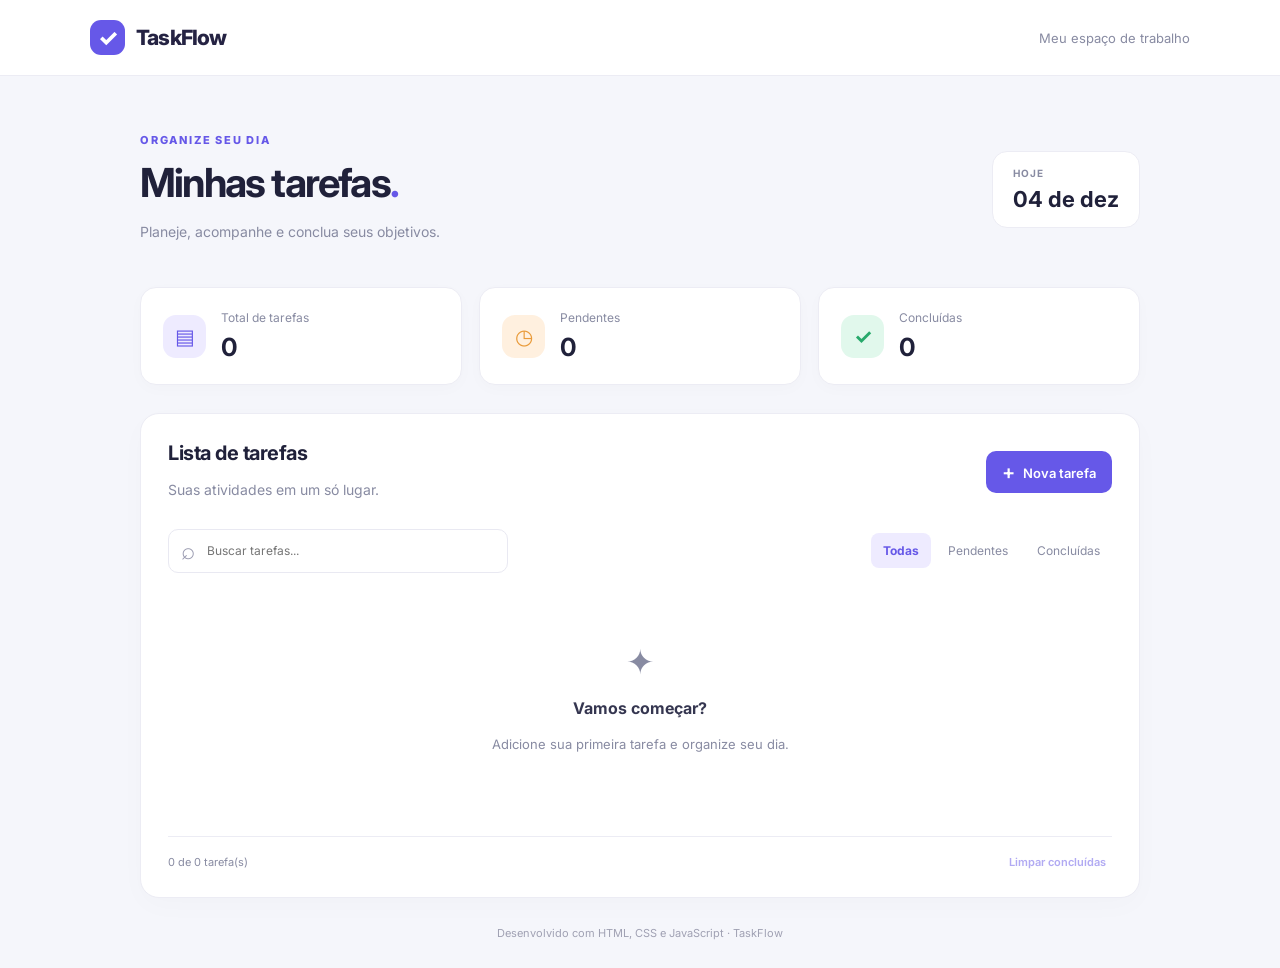
<file: index.html>
<!DOCTYPE html>
<html lang="pt-BR">
<head>
  <meta charset="UTF-8">
  <meta name="viewport" content="width=device-width, initial-scale=1.0">
  <meta name="description" content="TaskFlow: gerencie tarefas, prioridades e prazos em um só lugar.">
  <title>TaskFlow | Gerenciador de Tarefas</title>
  <link rel="stylesheet" href="style.css">
  <script src="script.js" defer></script>
</head>
<body>
  <div class="app">
    <header class="topbar">
      <a class="brand" href="#" aria-label="TaskFlow, início">
        <span class="brand-icon">✓</span>
        <span>TaskFlow</span>
      </a>
      <span class="topbar-label">Meu espaço de trabalho</span>
    </header>

    <main class="container">
      <section class="welcome">
        <div>
          <p class="eyebrow">ORGANIZE SEU DIA</p>
          <h1>Minhas tarefas<span class="accent">.</span></h1>
          <p class="subtitle">Planeje, acompanhe e conclua seus objetivos.</p>
        </div>
        <div class="date-card">
          <span>HOJE</span>
          <strong id="today"></strong>
        </div>
      </section>

      <section class="stats" aria-label="Resumo das tarefas">
        <article class="stat-card">
          <span class="stat-icon purple">▤</span>
          <div><p>Total de tarefas</p><strong id="totalCount">0</strong></div>
        </article>
        <article class="stat-card">
          <span class="stat-icon orange">◷</span>
          <div><p>Pendentes</p><strong id="pendingCount">0</strong></div>
        </article>
        <article class="stat-card">
          <span class="stat-icon green">✓</span>
          <div><p>Concluídas</p><strong id="completedCount">0</strong></div>
        </article>
      </section>

      <section class="workspace">
        <div class="section-heading">
          <div>
            <h2>Lista de tarefas</h2>
            <p>Suas atividades em um só lugar.</p>
          </div>
          <button class="primary-button" id="newTaskButton" type="button">
            <span>+</span> Nova tarefa
          </button>
        </div>

        <form id="taskForm" class="task-form" hidden>
          <h3 id="formTitle">Adicionar tarefa</h3>
          <label for="taskTitle">Título</label>
          <input id="taskTitle" type="text" maxlength="100"
            placeholder="Ex.: Estudar JavaScript" required>

          <label for="taskDescription">Descrição</label>
          <textarea id="taskDescription" maxlength="500" rows="3"
            placeholder="Descreva sua tarefa (opcional)"></textarea>

          <div class="form-row">
            <div>
              <label for="taskPriority">Prioridade</label>
              <select id="taskPriority">
                <option value="low">Baixa</option>
                <option value="medium" selected>Média</option>
                <option value="high">Alta</option>
              </select>
            </div>
            <div>
              <label for="taskDate">Prazo</label>
              <input id="taskDate" type="date">
            </div>
          </div>

          <div class="form-actions">
            <button type="button" class="secondary-button" id="cancelButton">
              Cancelar
            </button>
            <button type="submit" class="primary-button" id="saveButton">
              Salvar tarefa
            </button>
          </div>
        </form>

        <div class="toolbar">
          <label class="search-box">
            <span aria-hidden="true">⌕</span>
            <input id="searchInput" type="search"
              placeholder="Buscar tarefas..." aria-label="Buscar tarefas">
          </label>
          <div class="filters" role="group" aria-label="Filtrar tarefas">
            <button type="button" class="filter-button active" data-filter="all">
              Todas
            </button>
            <button type="button" class="filter-button" data-filter="pending">
              Pendentes
            </button>
            <button type="button" class="filter-button" data-filter="completed">
              Concluídas
            </button>
          </div>
        </div>

        <div class="task-list" id="taskList" aria-live="polite"></div>

        <footer class="list-footer">
          <span id="listSummary">Nenhuma tarefa cadastrada</span>
          <button type="button" id="clearCompleted" class="text-button">
            Limpar concluídas
          </button>
        </footer>
      </section>

      <footer class="app-footer">
        Desenvolvido com HTML, CSS e JavaScript · TaskFlow
      </footer>
    </main>
  </div>
</body>
</html>
</file>
<file: style.css>
@import url('https://fonts.googleapis.com/css2?family=Inter:wght@400;500;600;700;800&display=swap');

:root {
  font-family: 'Inter', sans-serif;
  color: #20213a;
  background: #f5f6fb;
  font-synthesis: none;
  text-rendering: optimizeLegibility;
  --primary: #6658e8;
  --primary-dark: #5043ce;
  --muted: #888ba2;
  --border: #ececf4;
}

* {
  box-sizing: border-box;
}

body {
  margin: 0;
  min-width: 320px;
}

button, input, textarea, select {
  font: inherit;
}

button {
  cursor: pointer;
}

button:focus-visible, input:focus-visible,
textarea:focus-visible, select:focus-visible {
  outline: 3px solid #c6c0ff;
  outline-offset: 2px;
}

.app {
  min-height: 100vh;
}

.topbar {
  height: 76px;
  background: #fff;
  border-bottom: 1px solid var(--border);
  display: flex;
  align-items: center;
  justify-content: space-between;
  padding: 0 max(calc((100% - 1100px) / 2), 24px);
}

.brand {
  display: flex;
  align-items: center;
  gap: 11px;
  color: #252343;
  text-decoration: none;
  font-size: 21px;
  font-weight: 800;
  letter-spacing: -0.8px;
}

.brand-icon {
  width: 35px;
  height: 35px;
  border-radius: 11px;
  display: grid;
  place-items: center;
  background: var(--primary);
  color: white;
  font-size: 23px;
}

.topbar-label {
  color: var(--muted);
  font-size: 13px;
}

.container {
  width: min(100% - 40px, 1000px);
  margin: 0 auto;
}

.welcome {
  display: flex;
  justify-content: space-between;
  align-items: center;
  gap: 20px;
  padding: 46px 0 30px;
}

.eyebrow {
  color: var(--primary);
  font-size: 11px;
  font-weight: 800;
  letter-spacing: 1.8px;
}

h1 {
  margin: 9px 0;
  font-size: clamp(30px, 5vw, 40px);
  letter-spacing: -1.8px;
}

.accent {
  color: var(--primary);
}

.subtitle, .section-heading p {
  color: var(--muted);
  font-size: 14px;
  line-height: 1.6;
}

.date-card {
  min-width: 112px;
  padding: 15px 20px;
  background: #fff;
  border: 1px solid var(--border);
  border-radius: 15px;
  display: grid;
  gap: 7px;
}

.date-card span {
  color: var(--muted);
  font-size: 10px;
  font-weight: 700;
  letter-spacing: 1px;
}

.date-card strong {
  font-size: 22px;
}

.stats {
  display: grid;
  grid-template-columns: repeat(3, 1fr);
  gap: 17px;
  margin-bottom: 28px;
}

.stat-card {
  display: flex;
  align-items: center;
  gap: 15px;
  background: white;
  border: 1px solid var(--border);
  border-radius: 16px;
  padding: 22px;
  box-shadow: 0 4px 16px #24204405;
}

.stat-icon {
  width: 43px;
  height: 43px;
  border-radius: 13px;
  display: grid;
  place-items: center;
  font-size: 21px;
  font-weight: 700;
}

.purple { background: #eeebff; color: #6658e8; }
.orange { background: #fff0df; color: #e99a39; }
.green { background: #e1f8ec; color: #27a96b; }

.stat-card p {
  margin: 0 0 7px;
  color: var(--muted);
  font-size: 12px;
}

.stat-card strong {
  font-size: 25px;
}

.workspace {
  background: white;
  border: 1px solid var(--border);
  border-radius: 19px;
  padding: 27px;
  box-shadow: 0 8px 28px #24204405;
}

.section-heading {
  display: flex;
  align-items: center;
  justify-content: space-between;
  gap: 15px;
}

.section-heading h2 {
  margin: 0;
  font-size: 20px;
  letter-spacing: -0.5px;
}

.section-heading p {
  margin-bottom: 0;
}

.primary-button, .secondary-button {
  min-height: 42px;
  border: 0;
  border-radius: 10px;
  padding: 0 16px;
  font-size: 13px;
  font-weight: 600;
  transition: background 0.2s, transform 0.2s;
}

.primary-button {
  color: white;
  background: var(--primary);
}

.primary-button:hover {
  background: var(--primary-dark);
  transform: translateY(-1px);
}

.primary-button span {
  font-size: 20px;
  margin-right: 5px;
  vertical-align: -1px;
}

.secondary-button {
  color: #555670;
  background: #f1f1f8;
}

.secondary-button:hover {
  background: #e7e7f2;
}

.task-form {
  margin-top: 24px;
  padding: 22px;
  background: #fafaff;
  border: 1px solid #e9e7ff;
  border-radius: 14px;
}

.task-form[hidden] {
  display: none;
}

.task-form h3 {
  margin: 0 0 20px;
  font-size: 17px;
}

.task-form label {
  display: block;
  margin: 15px 0 7px;
  font-size: 12px;
  font-weight: 600;
}

.task-form input, .task-form textarea,
.task-form select {
  width: 100%;
  border: 1px solid #e4e4ef;
  border-radius: 9px;
  background: white;
  padding: 12px;
  color: #25253e;
}

.task-form textarea {
  resize: vertical;
}

.task-form input:focus, .task-form textarea:focus,
.task-form select:focus {
  border-color: var(--primary);
  outline: none;
}

.form-row {
  display: grid;
  grid-template-columns: 1fr 1fr;
  gap: 16px;
}

.form-actions {
  display: flex;
  justify-content: flex-end;
  gap: 10px;
  margin-top: 22px;
}

.toolbar {
  display: flex;
  align-items: center;
  justify-content: space-between;
  gap: 15px;
  margin: 27px 0 20px;
  flex-wrap: wrap;
}

.search-box {
  display: flex;
  align-items: center;
  gap: 10px;
  flex: 1;
  min-width: 180px;
  max-width: 340px;
  padding: 0 12px;
  border: 1px solid #e9e9f2;
  border-radius: 10px;
  color: #9a9bb0;
}

.search-box span {
  font-size: 24px;
}

.search-box input {
  width: 100%;
  height: 42px;
  border: none;
  outline: none;
  background: transparent;
  color: #25253e;
  font-size: 12px;
}

.filters {
  display: flex;
  gap: 5px;
  flex-wrap: wrap;
}

.filter-button {
  border: 0;
  border-radius: 8px;
  background: transparent;
  color: #888ba2;
  padding: 10px 12px;
  font-size: 12px;
}

.filter-button:hover {
  background: #f5f4ff;
}

.filter-button.active {
  background: #eeebff;
  color: var(--primary);
  font-weight: 700;
}

.task-list {
  display: grid;
  gap: 11px;
}

.task-item {
  display: flex;
  align-items: flex-start;
  gap: 13px;
  padding: 17px;
  border: 1px solid #ededf5;
  border-radius: 12px;
  transition: border-color 0.2s, background 0.2s;
}

.task-item:hover {
  border-color: #d9d5ff;
}

.task-item.is-completed {
  background: #fafafa;
}

.task-check {
  width: 19px;
  height: 19px;
  margin-top: 2px;
  flex-shrink: 0;
  accent-color: var(--primary);
  cursor: pointer;
}

.task-content {
  flex: 1;
  min-width: 0;
}

.task-title {
  margin: 0;
  font-size: 14px;
  font-weight: 600;
  overflow-wrap: anywhere;
}

.is-completed .task-title {
  color: #999bad;
  text-decoration: line-through;
}

.task-description {
  margin: 7px 0 0;
  color: #85879d;
  font-size: 12px;
  line-height: 1.6;
  white-space: pre-wrap;
  overflow-wrap: anywhere;
}

.task-meta {
  display: flex;
  align-items: center;
  gap: 9px;
  flex-wrap: wrap;
  margin-top: 12px;
}

.priority, .status-label {
  display: inline-flex;
  align-items: center;
  border-radius: 6px;
  padding: 5px 8px;
  font-size: 10px;
  font-weight: 700;
}

.priority-low { background: #e6f7ed; color: #248652; }
.priority-medium { background: #fff3dc; color: #b57b19; }
.priority-high { background: #ffe8e8; color: #c64d4d; }
.status-label { background: #f0efff; color: #6658e8; }
.due-date { color: #8b8da2; font-size: 11px; }
.due-date.overdue { color: #cf4c4c; font-weight: 700; }

.task-actions {
  display: flex;
  gap: 5px;
}

.icon-button {
  width: 34px;
  height: 34px;
  display: grid;
  place-items: center;
  border: 0;
  border-radius: 8px;
  background: transparent;
  color: #85879c;
  font-size: 17px;
}

.icon-button:hover {
  background: #f0efff;
  color: var(--primary);
}

.icon-button.delete:hover {
  background: #fff0f0;
  color: #c64d4d;
}

.empty-state {
  text-align: center;
  padding: 48px 15px;
  color: var(--muted);
}

.empty-icon {
  font-size: 34px;
  margin-bottom: 12px;
}

.empty-state h3 {
  color: #353650;
  font-size: 16px;
}

.empty-state p {
  font-size: 13px;
  line-height: 1.6;
}

.list-footer {
  display: flex;
  justify-content: space-between;
  align-items: center;
  gap: 12px;
  border-top: 1px solid var(--border);
  margin-top: 20px;
  padding-top: 17px;
  color: var(--muted);
  font-size: 11px;
}

.text-button {
  border: 0;
  background: transparent;
  color: var(--primary);
  font-size: 11px;
  font-weight: 600;
}

.text-button:hover {
  text-decoration: underline;
}

.app-footer {
  padding: 28px 0;
  text-align: center;
  color: #a0a1b3;
  font-size: 11px;
}

@media (max-width: 650px) {
  .topbar {
    height: 65px;
    padding: 0 20px;
  }

  .topbar-label {
    font-size: 11px;
  }

  .container {
    width: min(100% - 28px, 1000px);
  }

  .welcome {
    align-items: flex-start;
    padding-top: 32px;
  }

  .date-card {
    min-width: auto;
    padding: 12px;
  }

  .date-card strong {
    font-size: 18px;
  }

  .subtitle {
    max-width: 240px;
  }

  .stats {
    grid-template-columns: 1fr;
    gap: 10px;
  }

  .stat-card {
    padding: 15px;
  }

  .stat-card strong {
    font-size: 22px;
  }

  .workspace {
    padding: 18px 14px;
  }

  .section-heading {
    align-items: flex-start;
  }

  .section-heading h2 {
    font-size: 17px;
  }

  .section-heading p {
    font-size: 12px;
  }

  .section-heading .primary-button {
    padding: 0 11px;
    font-size: 12px;
    white-space: nowrap;
  }

  .toolbar {
    align-items: stretch;
  }

  .search-box {
    max-width: none;
  }

  .filters {
    width: 100%;
  }

  .filter-button {
    flex: 1;
    padding: 10px 6px;
  }

  .task-item {
    padding: 13px 10px;
    gap: 9px;
  }

  .task-actions {
    flex-direction: column;
  }

  .form-row {
    grid-template-columns: 1fr;
    gap: 0;
  }

  .list-footer {
    align-items: flex-start;
  }
}

@media (prefers-reduced-motion: reduce) {
  *, *::before, *::after {
    scroll-behavior: auto !important;
    transition: none !important;
  }
}
</file>
<file: taskflow-gerenciador-tarefas/style.css>
@import url('https://fonts.googleapis.com/css2?family=Inter:wght@400;500;600;700;800&display=swap');

:root {
  font-family: 'Inter', sans-serif;
  color: #20213a;
  background: #f5f6fb;
  font-synthesis: none;
  text-rendering: optimizeLegibility;
  --primary: #6658e8;
  --primary-dark: #5043ce;
  --muted: #888ba2;
  --border: #ececf4;
}

* {
  box-sizing: border-box;
}

body {
  margin: 0;
  min-width: 320px;
}

button, input, textarea, select {
  font: inherit;
}

button {
  cursor: pointer;
}

button:focus-visible, input:focus-visible,
textarea:focus-visible, select:focus-visible {
  outline: 3px solid #c6c0ff;
  outline-offset: 2px;
}

.app {
  min-height: 100vh;
}

.topbar {
  height: 76px;
  background: #fff;
  border-bottom: 1px solid var(--border);
  display: flex;
  align-items: center;
  justify-content: space-between;
  padding: 0 max(calc((100% - 1100px) / 2), 24px);
}

.brand {
  display: flex;
  align-items: center;
  gap: 11px;
  color: #252343;
  text-decoration: none;
  font-size: 21px;
  font-weight: 800;
  letter-spacing: -0.8px;
}

.brand-icon {
  width: 35px;
  height: 35px;
  border-radius: 11px;
  display: grid;
  place-items: center;
  background: var(--primary);
  color: white;
  font-size: 23px;
}

.topbar-label {
  color: var(--muted);
  font-size: 13px;
}

.container {
  width: min(100% - 40px, 1000px);
  margin: 0 auto;
}

.welcome {
  display: flex;
  justify-content: space-between;
  align-items: center;
  gap: 20px;
  padding: 46px 0 30px;
}

.eyebrow {
  color: var(--primary);
  font-size: 11px;
  font-weight: 800;
  letter-spacing: 1.8px;
}

h1 {
  margin: 9px 0;
  font-size: clamp(30px, 5vw, 40px);
  letter-spacing: -1.8px;
}

.accent {
  color: var(--primary);
}

.subtitle, .section-heading p {
  color: var(--muted);
  font-size: 14px;
  line-height: 1.6;
}

.date-card {
  min-width: 112px;
  padding: 15px 20px;
  background: #fff;
  border: 1px solid var(--border);
  border-radius: 15px;
  display: grid;
  gap: 7px;
}

.date-card span {
  color: var(--muted);
  font-size: 10px;
  font-weight: 700;
  letter-spacing: 1px;
}

.date-card strong {
  font-size: 22px;
}

.stats {
  display: grid;
  grid-template-columns: repeat(3, 1fr);
  gap: 17px;
  margin-bottom: 28px;
}

.stat-card {
  display: flex;
  align-items: center;
  gap: 15px;
  background: white;
  border: 1px solid var(--border);
  border-radius: 16px;
  padding: 22px;
  box-shadow: 0 4px 16px #24204405;
}

.stat-icon {
  width: 43px;
  height: 43px;
  border-radius: 13px;
  display: grid;
  place-items: center;
  font-size: 21px;
  font-weight: 700;
}

.purple { background: #eeebff; color: #6658e8; }
.orange { background: #fff0df; color: #e99a39; }
.green { background: #e1f8ec; color: #27a96b; }

.stat-card p {
  margin: 0 0 7px;
  color: var(--muted);
  font-size: 12px;
}

.stat-card strong {
  font-size: 25px;
}

.workspace {
  background: white;
  border: 1px solid var(--border);
  border-radius: 19px;
  padding: 27px;
  box-shadow: 0 8px 28px #24204405;
}

.section-heading {
  display: flex;
  align-items: center;
  justify-content: space-between;
  gap: 15px;
}

.section-heading h2 {
  margin: 0;
  font-size: 20px;
  letter-spacing: -0.5px;
}

.section-heading p {
  margin-bottom: 0;
}

.primary-button, .secondary-button {
  min-height: 42px;
  border: 0;
  border-radius: 10px;
  padding: 0 16px;
  font-size: 13px;
  font-weight: 600;
  transition: background 0.2s, transform 0.2s;
}

.primary-button {
  color: white;
  background: var(--primary);
}

.primary-button:hover {
  background: var(--primary-dark);
  transform: translateY(-1px);
}

.primary-button span {
  font-size: 20px;
  margin-right: 5px;
  vertical-align: -1px;
}

.secondary-button {
  color: #555670;
  background: #f1f1f8;
}

.secondary-button:hover {
  background: #e7e7f2;
}

.task-form {
  margin-top: 24px;
  padding: 22px;
  background: #fafaff;
  border: 1px solid #e9e7ff;
  border-radius: 14px;
}

.task-form[hidden] {
  display: none;
}

.task-form h3 {
  margin: 0 0 20px;
  font-size: 17px;
}

.task-form label {
  display: block;
  margin: 15px 0 7px;
  font-size: 12px;
  font-weight: 600;
}

.task-form input, .task-form textarea,
.task-form select {
  width: 100%;
  border: 1px solid #e4e4ef;
  border-radius: 9px;
  background: white;
  padding: 12px;
  color: #25253e;
}

.task-form textarea {
  resize: vertical;
}

.task-form input:focus, .task-form textarea:focus,
.task-form select:focus {
  border-color: var(--primary);
  outline: none;
}

.form-row {
  display: grid;
  grid-template-columns: 1fr 1fr;
  gap: 16px;
}

.form-actions {
  display: flex;
  justify-content: flex-end;
  gap: 10px;
  margin-top: 22px;
}

.toolbar {
  display: flex;
  align-items: center;
  justify-content: space-between;
  gap: 15px;
  margin: 27px 0 20px;
  flex-wrap: wrap;
}

.search-box {
  display: flex;
  align-items: center;
  gap: 10px;
  flex: 1;
  min-width: 180px;
  max-width: 340px;
  padding: 0 12px;
  border: 1px solid #e9e9f2;
  border-radius: 10px;
  color: #9a9bb0;
}

.search-box span {
  font-size: 24px;
}

.search-box input {
  width: 100%;
  height: 42px;
  border: none;
  outline: none;
  background: transparent;
  color: #25253e;
  font-size: 12px;
}

.filters {
  display: flex;
  gap: 5px;
  flex-wrap: wrap;
}

.filter-button {
  border: 0;
  border-radius: 8px;
  background: transparent;
  color: #888ba2;
  padding: 10px 12px;
  font-size: 12px;
}

.filter-button:hover {
  background: #f5f4ff;
}

.filter-button.active {
  background: #eeebff;
  color: var(--primary);
  font-weight: 700;
}

.task-list {
  display: grid;
  gap: 11px;
}

.task-item {
  display: flex;
  align-items: flex-start;
  gap: 13px;
  padding: 17px;
  border: 1px solid #ededf5;
  border-radius: 12px;
  transition: border-color 0.2s, background 0.2s;
}

.task-item:hover {
  border-color: #d9d5ff;
}

.task-item.is-completed {
  background: #fafafa;
}

.task-check {
  width: 19px;
  height: 19px;
  margin-top: 2px;
  flex-shrink: 0;
  accent-color: var(--primary);
  cursor: pointer;
}

.task-content {
  flex: 1;
  min-width: 0;
}

.task-title {
  margin: 0;
  font-size: 14px;
  font-weight: 600;
  overflow-wrap: anywhere;
}

.is-completed .task-title {
  color: #999bad;
  text-decoration: line-through;
}

.task-description {
  margin: 7px 0 0;
  color: #85879d;
  font-size: 12px;
  line-height: 1.6;
  white-space: pre-wrap;
  overflow-wrap: anywhere;
}

.task-meta {
  display: flex;
  align-items: center;
  gap: 9px;
  flex-wrap: wrap;
  margin-top: 12px;
}

.priority, .status-label {
  display: inline-flex;
  align-items: center;
  border-radius: 6px;
  padding: 5px 8px;
  font-size: 10px;
  font-weight: 700;
}

.priority-low { background: #e6f7ed; color: #248652; }
.priority-medium { background: #fff3dc; color: #b57b19; }
.priority-high { background: #ffe8e8; color: #c64d4d; }
.status-label { background: #f0efff; color: #6658e8; }
.due-date { color: #8b8da2; font-size: 11px; }
.due-date.overdue { color: #cf4c4c; font-weight: 700; }

.task-actions {
  display: flex;
  gap: 5px;
}

.icon-button {
  width: 34px;
  height: 34px;
  display: grid;
  place-items: center;
  border: 0;
  border-radius: 8px;
  background: transparent;
  color: #85879c;
  font-size: 17px;
}

.icon-button:hover {
  background: #f0efff;
  color: var(--primary);
}

.icon-button.delete:hover {
  background: #fff0f0;
  color: #c64d4d;
}

.empty-state {
  text-align: center;
  padding: 48px 15px;
  color: var(--muted);
}

.empty-icon {
  font-size: 34px;
  margin-bottom: 12px;
}

.empty-state h3 {
  color: #353650;
  font-size: 16px;
}

.empty-state p {
  font-size: 13px;
  line-height: 1.6;
}

.list-footer {
  display: flex;
  justify-content: space-between;
  align-items: center;
  gap: 12px;
  border-top: 1px solid var(--border);
  margin-top: 20px;
  padding-top: 17px;
  color: var(--muted);
  font-size: 11px;
}

.text-button {
  border: 0;
  background: transparent;
  color: var(--primary);
  font-size: 11px;
  font-weight: 600;
}

.text-button:hover {
  text-decoration: underline;
}

.app-footer {
  padding: 28px 0;
  text-align: center;
  color: #a0a1b3;
  font-size: 11px;
}

@media (max-width: 650px) {
  .topbar {
    height: 65px;
    padding: 0 20px;
  }

  .topbar-label {
    font-size: 11px;
  }

  .container {
    width: min(100% - 28px, 1000px);
  }

  .welcome {
    align-items: flex-start;
    padding-top: 32px;
  }

  .date-card {
    min-width: auto;
    padding: 12px;
  }

  .date-card strong {
    font-size: 18px;
  }

  .subtitle {
    max-width: 240px;
  }

  .stats {
    grid-template-columns: 1fr;
    gap: 10px;
  }

  .stat-card {
    padding: 15px;
  }

  .stat-card strong {
    font-size: 22px;
  }

  .workspace {
    padding: 18px 14px;
  }

  .section-heading {
    align-items: flex-start;
  }

  .section-heading h2 {
    font-size: 17px;
  }

  .section-heading p {
    font-size: 12px;
  }

  .section-heading .primary-button {
    padding: 0 11px;
    font-size: 12px;
    white-space: nowrap;
  }

  .toolbar {
    align-items: stretch;
  }

  .search-box {
    max-width: none;
  }

  .filters {
    width: 100%;
  }

  .filter-button {
    flex: 1;
    padding: 10px 6px;
  }

  .task-item {
    padding: 13px 10px;
    gap: 9px;
  }

  .task-actions {
    flex-direction: column;
  }

  .form-row {
    grid-template-columns: 1fr;
    gap: 0;
  }

  .list-footer {
    align-items: flex-start;
  }
}

@media (prefers-reduced-motion: reduce) {
  *, *::before, *::after {
    scroll-behavior: auto !important;
    transition: none !important;
  }
}
</file>
